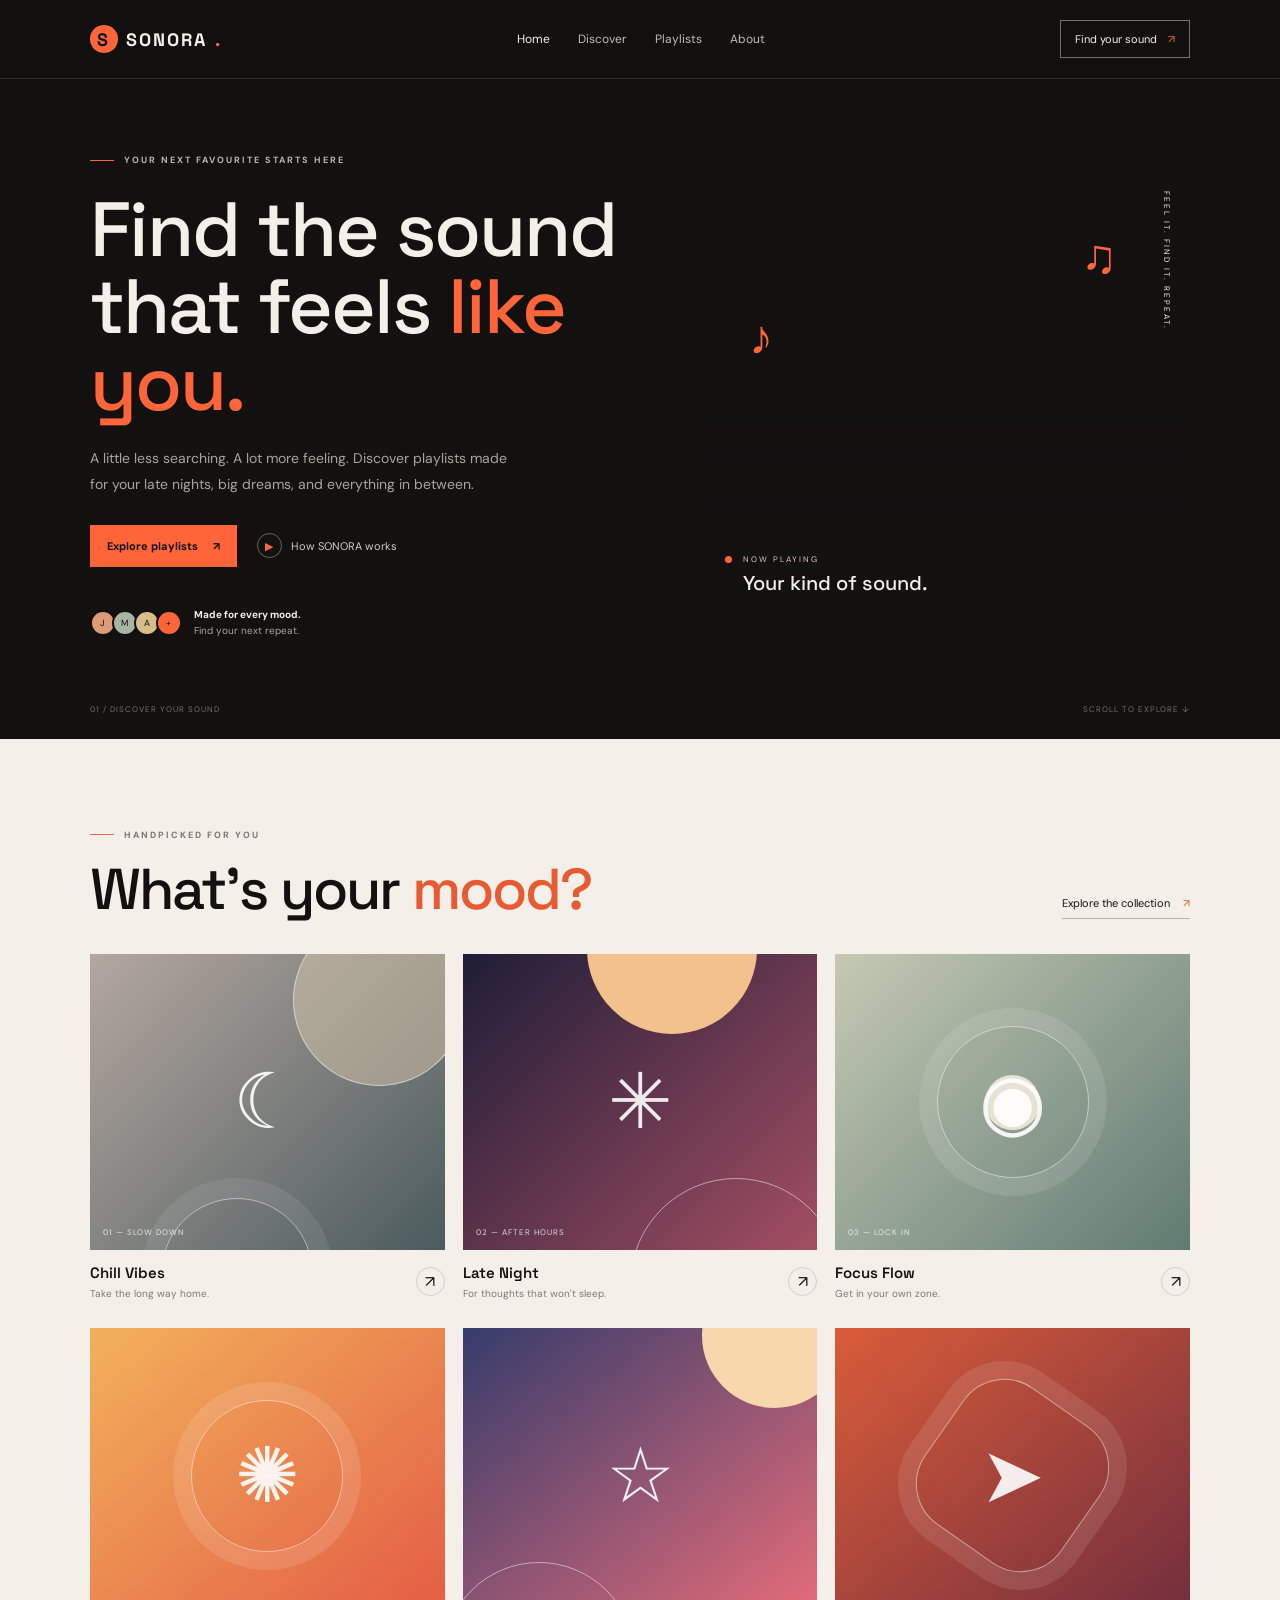
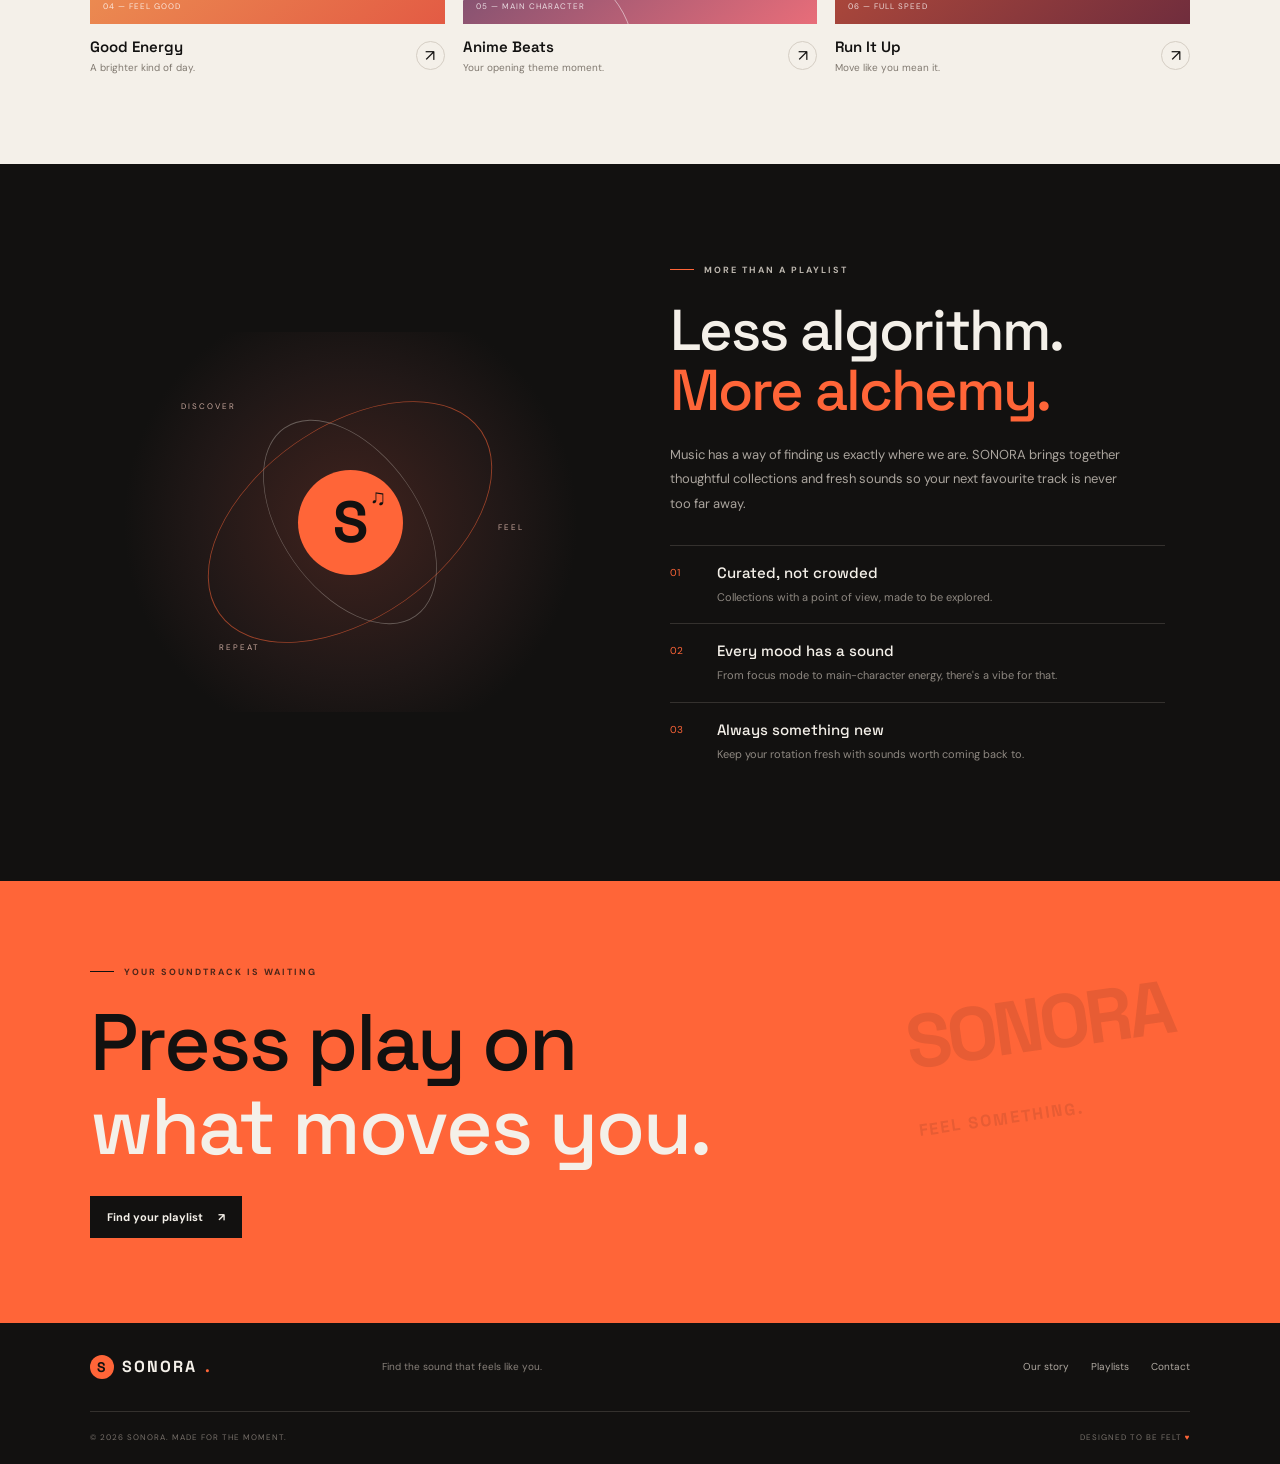
<file: WebDev-L1-LandingPage/index.html>
<!DOCTYPE html>
<html lang="en">
<head>
  <meta charset="UTF-8">
  <meta name="viewport" content="width=device-width, initial-scale=1.0">
  <meta name="description" content="Discover playlists for every mood with SONORA.">
  <title>SONORA — Find the Sound That Feels Like You</title>

  <link rel="preconnect" href="https://fonts.googleapis.com">
  <link rel="preconnect" href="https://fonts.gstatic.com" crossorigin>
  <link href="https://fonts.googleapis.com/css2?family=DM+Sans:wght@400;500;600;700&family=Space+Grotesk:wght@400;500;600;700&display=swap" rel="stylesheet">
  <link rel="stylesheet" href="style.css">
</head>
<body>
  <header class="site-header">
    <a class="brand" href="#home" aria-label="SONORA home">
      <span class="brand-mark">S</span>
      SONORA<span class="brand-dot">.</span>
    </a>

    <nav class="nav-links" aria-label="Main navigation">
      <a class="active" href="#home">Home</a>
      <a href="#discover">Discover</a>
      <a href="#playlists">Playlists</a>
      <a href="#about">About</a>
    </nav>

    <a class="header-cta" href="#playlists">Find your sound <span>↗</span></a>
  </header>

  <main>
    <section class="hero" id="home">
      <div class="hero-copy">
        <p class="eyebrow"><span class="eyebrow-line"></span> YOUR NEXT FAVOURITE STARTS HERE</p>
        <h1>Find the sound<br>that feels <em>like you.</em></h1>
        <p class="hero-description">
          A little less searching. A lot more feeling. Discover playlists made
          for your late nights, big dreams, and everything in between.
        </p>

        <div class="hero-actions">
          <a class="button button-primary" href="#playlists">Explore playlists <span>↗</span></a>
          <a class="text-link" href="#discover"><span class="play-icon">▶</span> How SONORA works</a>
        </div>

        <div class="hero-proof">
          <div class="avatar-stack" aria-hidden="true">
            <span>J</span><span>M</span><span>A</span><span>+</span>
          </div>
          <p><strong>Made for every mood.</strong><br>Find your next repeat.</p>
        </div>
      </div>

      <div class="hero-art" aria-label="Music listener enjoying the moment">
        <span class="floating-note note-one">♫</span>
        <span class="floating-note note-two">♪</span>
        <span class="vertical-label">FEEL IT. FIND IT. REPEAT.</span>
        <div class="art-caption">
          <span class="caption-pulse"></span>
          <span>NOW PLAYING</span>
          <strong>Your kind of sound.</strong>
        </div>
      </div>
    </section>

    <div class="hero-bottomline">
      <span>01 / DISCOVER YOUR SOUND</span>
      <span>SCROLL TO EXPLORE ↓</span>
    </div>

    <section class="playlists-section" id="playlists">
      <div class="section-heading">
        <div>
          <p class="eyebrow"><span class="eyebrow-line"></span> HANDPICKED FOR YOU</p>
          <h2>What's your <em>mood?</em></h2>
        </div>
        <a class="section-link" href="#discover">Explore the collection <span>↗</span></a>
      </div>

      <div class="playlist-grid">
        <a class="playlist-card" href="#discover">
          <div class="playlist-cover cover-chill">
            <span class="cover-symbol">☾</span>
            <span class="cover-tag">01 — SLOW DOWN</span>
          </div>
          <div class="card-meta">
            <div><h3>Chill Vibes</h3><p>Take the long way home.</p></div>
            <span class="card-arrow">↗</span>
          </div>
        </a>

        <a class="playlist-card" href="#discover">
          <div class="playlist-cover cover-night">
            <span class="cover-symbol">✳</span>
            <span class="cover-tag">02 — AFTER HOURS</span>
          </div>
          <div class="card-meta">
            <div><h3>Late Night</h3><p>For thoughts that won't sleep.</p></div>
            <span class="card-arrow">↗</span>
          </div>
        </a>

        <a class="playlist-card" href="#discover">
          <div class="playlist-cover cover-focus">
            <span class="cover-symbol">◉</span>
            <span class="cover-tag">03 — LOCK IN</span>
          </div>
          <div class="card-meta">
            <div><h3>Focus Flow</h3><p>Get in your own zone.</p></div>
            <span class="card-arrow">↗</span>
          </div>
        </a>

        <a class="playlist-card" href="#discover">
          <div class="playlist-cover cover-energy">
            <span class="cover-symbol">✺</span>
            <span class="cover-tag">04 — FEEL GOOD</span>
          </div>
          <div class="card-meta">
            <div><h3>Good Energy</h3><p>A brighter kind of day.</p></div>
            <span class="card-arrow">↗</span>
          </div>
        </a>

        <a class="playlist-card" href="#discover">
          <div class="playlist-cover cover-anime">
            <span class="cover-symbol">☆</span>
            <span class="cover-tag">05 — MAIN CHARACTER</span>
          </div>
          <div class="card-meta">
            <div><h3>Anime Beats</h3><p>Your opening theme moment.</p></div>
            <span class="card-arrow">↗</span>
          </div>
        </a>

        <a class="playlist-card" href="#discover">
          <div class="playlist-cover cover-run">
            <span class="cover-symbol">➤</span>
            <span class="cover-tag">06 — FULL SPEED</span>
          </div>
          <div class="card-meta">
            <div><h3>Run It Up</h3><p>Move like you mean it.</p></div>
            <span class="card-arrow">↗</span>
          </div>
        </a>
      </div>
    </section>

    <section class="discovery-section" id="discover">
      <div class="discovery-art" aria-hidden="true">
        <div class="orbit orbit-a"></div>
        <div class="orbit orbit-b"></div>
        <div class="orbit-core">S<span>♫</span></div>
        <span class="orbit-word word-a">DISCOVER</span>
        <span class="orbit-word word-b">FEEL</span>
        <span class="orbit-word word-c">REPEAT</span>
      </div>

      <div class="discovery-copy">
        <p class="eyebrow"><span class="eyebrow-line"></span> MORE THAN A PLAYLIST</p>
        <h2>Less algorithm.<br><em>More alchemy.</em></h2>
        <p>
          Music has a way of finding us exactly where we are. SONORA brings
          together thoughtful collections and fresh sounds so your next
          favourite track is never too far away.
        </p>

        <div class="feature-list">
          <div class="feature-item">
            <span class="feature-number">01</span>
            <div><h3>Curated, not crowded</h3><p>Collections with a point of view, made to be explored.</p></div>
          </div>
          <div class="feature-item">
            <span class="feature-number">02</span>
            <div><h3>Every mood has a sound</h3><p>From focus mode to main-character energy, there's a vibe for that.</p></div>
          </div>
          <div class="feature-item">
            <span class="feature-number">03</span>
            <div><h3>Always something new</h3><p>Keep your rotation fresh with sounds worth coming back to.</p></div>
          </div>
        </div>
      </div>
    </section>

    <section class="closing-cta" id="about">
      <p class="eyebrow"><span class="eyebrow-line"></span> YOUR SOUNDTRACK IS WAITING</p>
      <h2>Press play on<br><em>what moves you.</em></h2>
      <a class="button button-light" href="#playlists">Find your playlist <span>↗</span></a>
      <div class="cta-decoration">SONORA<br><span>FEEL SOMETHING.</span></div>
    </section>
  </main>

  <footer class="site-footer">
    <a class="brand footer-brand" href="#home">
      <span class="brand-mark">S</span>
      SONORA<span class="brand-dot">.</span>
    </a>
    <p>Find the sound that feels like you.</p>
    <div class="footer-links">
      <a href="#discover">Our story</a>
      <a href="#playlists">Playlists</a>
      <a href="mailto:hello@sonora.example">Contact</a>
    </div>
    <div class="footer-bottom">
      <span>© 2026 SONORA. MADE FOR THE MOMENT.</span>
      <span>DESIGNED TO BE FELT <span class="orange">♥</span></span>
    </div>
  </footer>

</body>
</html>
</file>
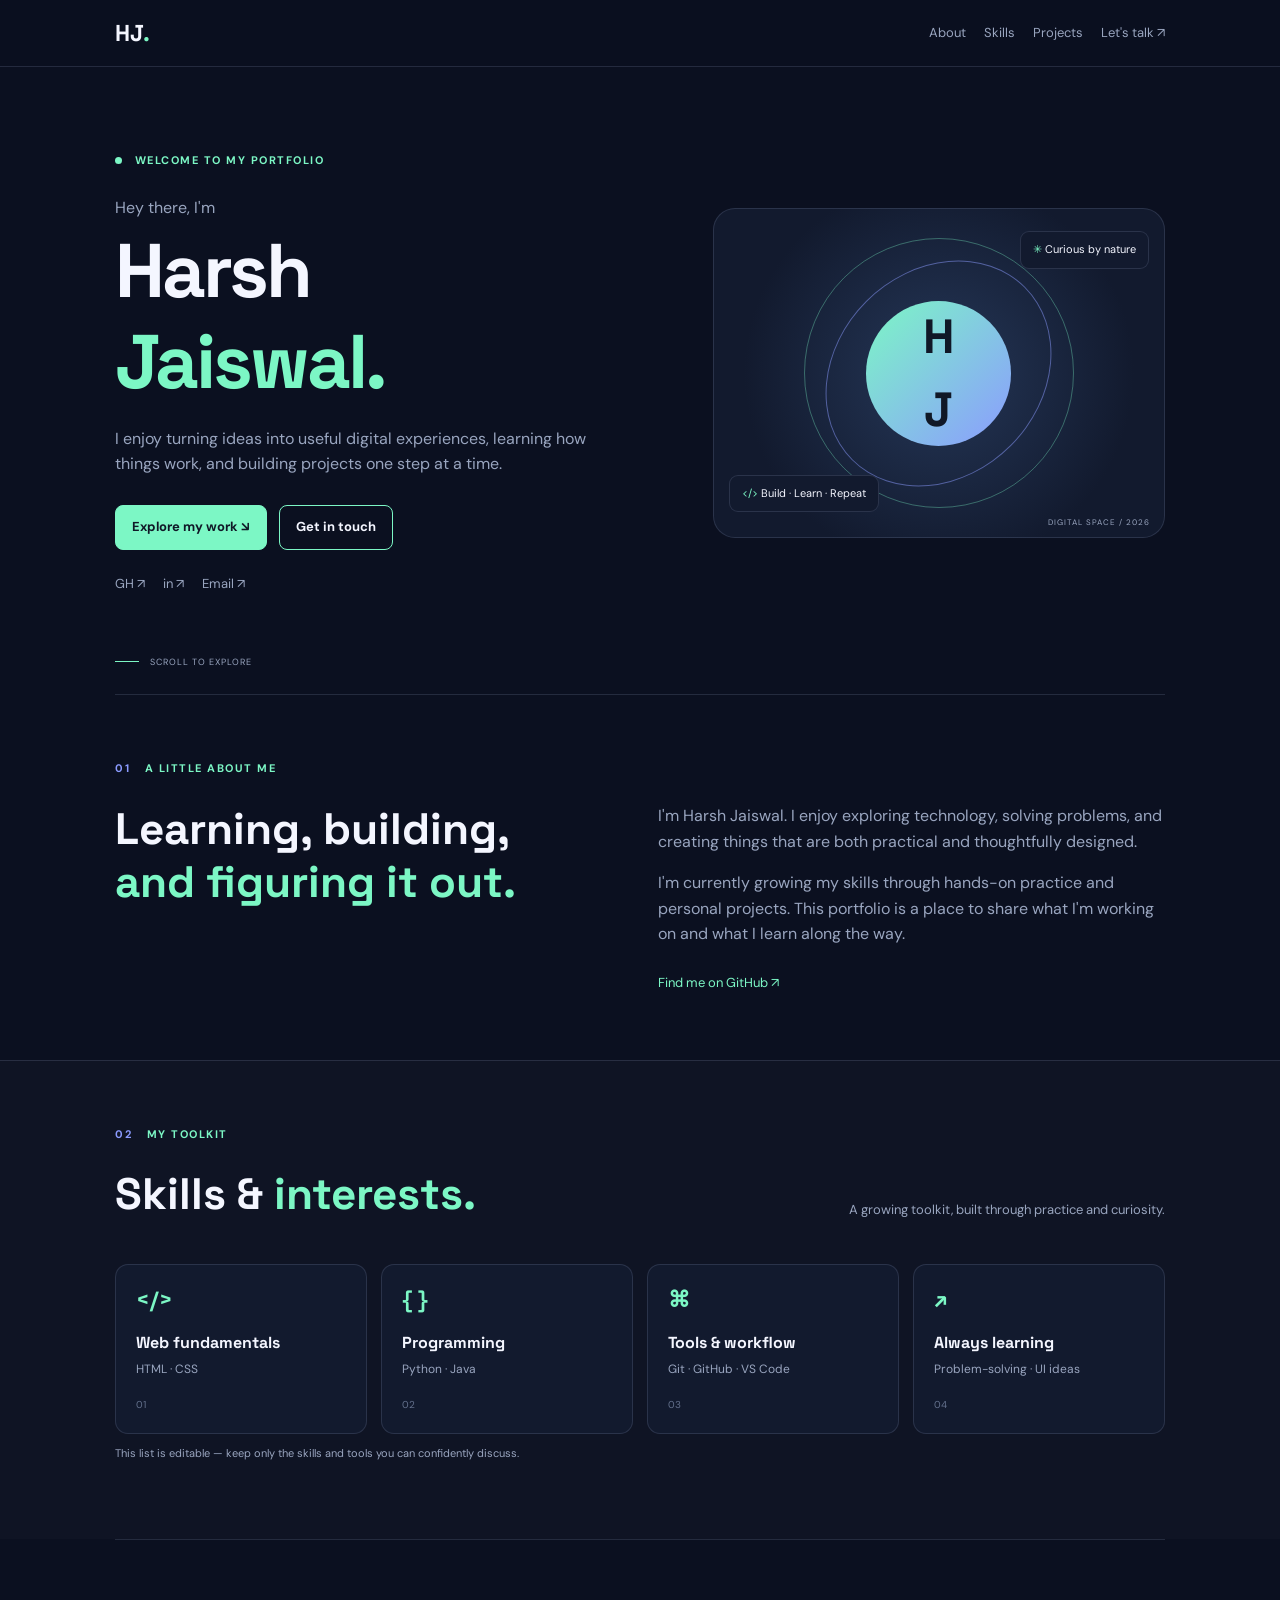
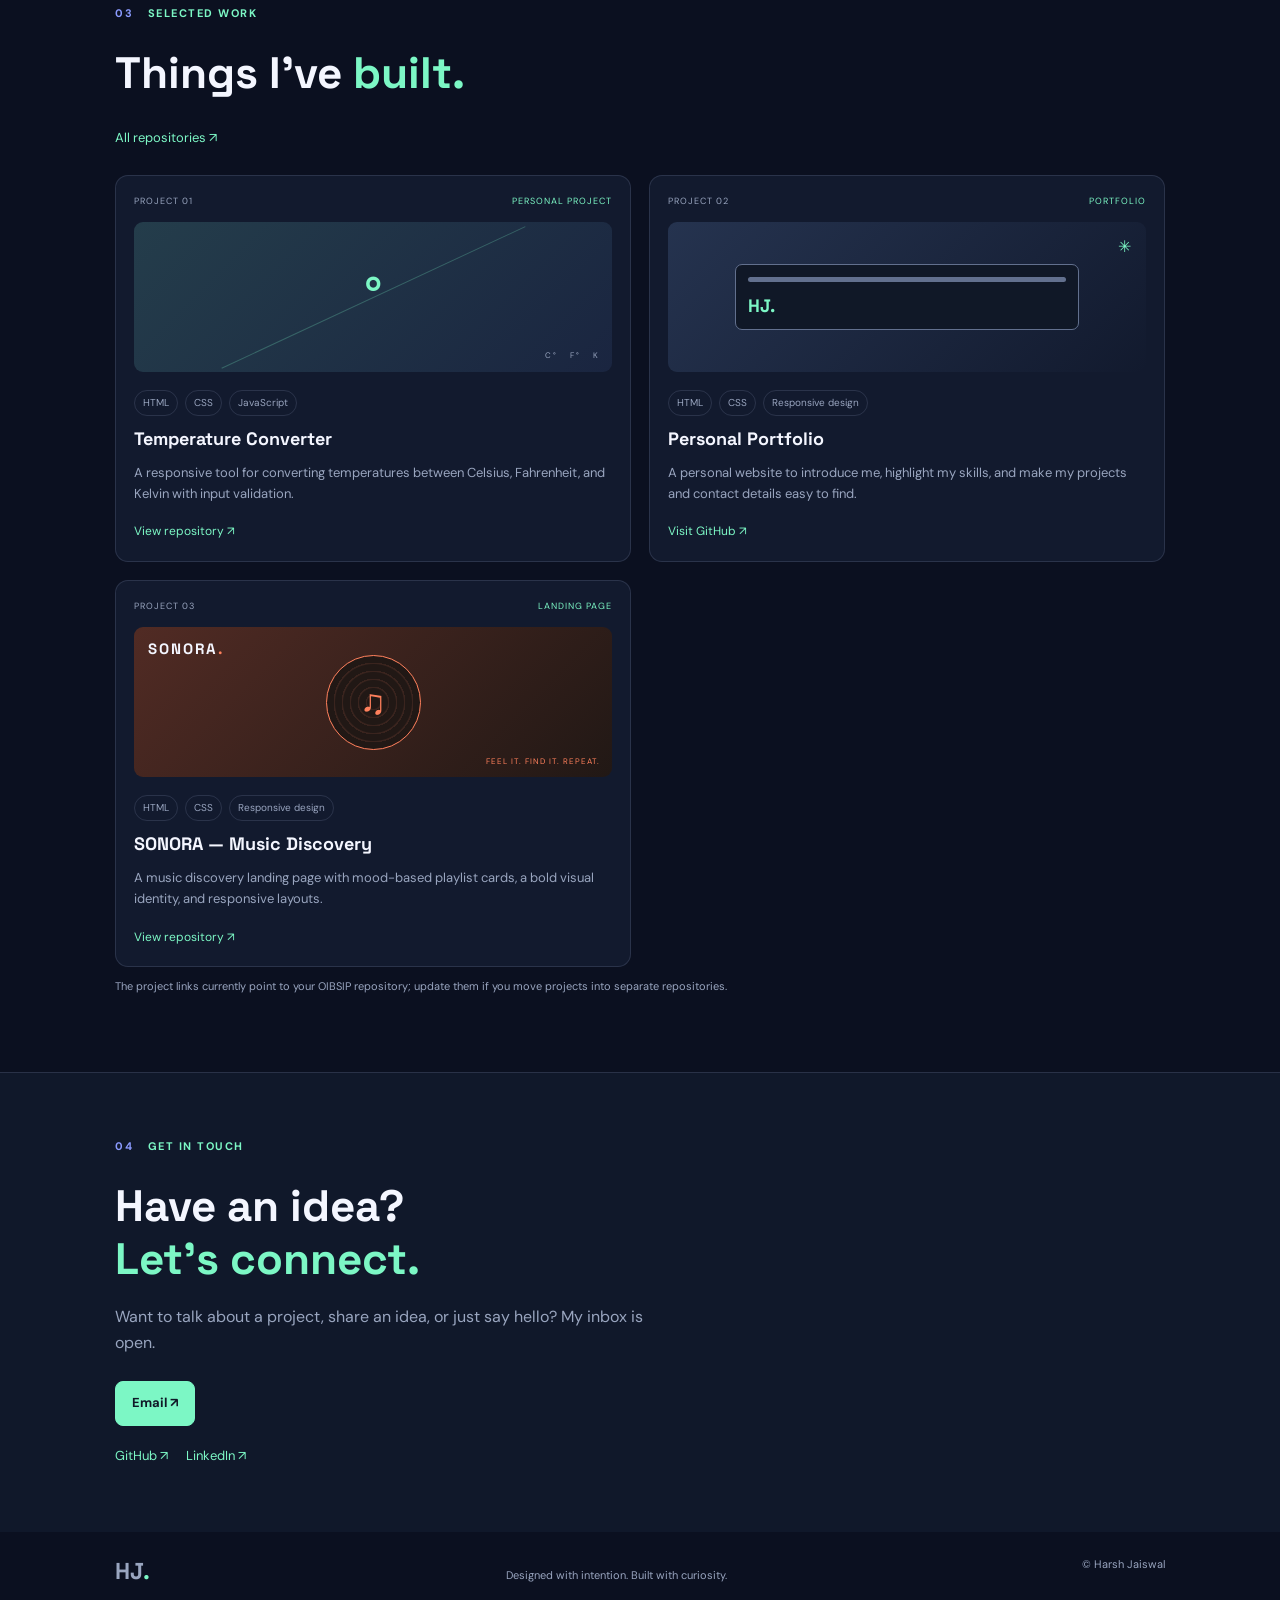
<file: WebDev-L1-PersonalPortfolio/index.html>
<!DOCTYPE html>
<html lang="en">
    <head>
        <meta charset="UTF-8">
        <meta name="viewport" content="width=device-width, initial-scale=1.0">
        <meta name="theme-color" content="#10131c">
        <meta name="description" content="Harsh Jaiswal's personal portfolio — projects, skills, and ways to connect.">
        <title>Harsh Jaiswal — Portfolio</title>

        <link rel="preconnect" href="https://fonts.googleapis.com">
        <link rel="preconnect" href="https://fonts.gstatic.com" crossorigin>
        <link href="https://fonts.googleapis.com/css2?family=DM+Sans:wght@400;500;600;700&family=Space+Grotesk:wght@400;500;600;700&display=swap" rel="stylesheet">
        <link rel="stylesheet" href="style.css">
    </head>
    <body>
        <div class="background-glow glow-one"></div>
        <div class="background-glow glow-two"></div>

        <header class="site-header">
            <nav class="navbar container" aria-label="Main navigation">
                <a class="logo" href="#home" aria-label="Harsh Jaiswal home">HJ<span>.</span></a>
                <div class="nav-links" id="nav-links">
                    <a href="#about">About</a>
                    <a href="#skills">Skills</a>
                    <a href="#projects">Projects</a>
                    <a href="#contact" class="nav-contact">Let's talk <span>↗</span></a>
                </div>
            </nav>
        </header>

        <main>
            <section class="hero container" id="home">
                <div class="hero-copy">
                    <div class="availability"><span class="pulse-dot"></span> WELCOME TO MY PORTFOLIO</div>
                    <p class="hero-pretitle">Hey there, I'm</p>
                    <h1>Harsh<br><span>Jaiswal.</span></h1>
                    <p class="hero-description">
                        I enjoy turning ideas into useful digital experiences, learning how things work,
                        and building projects one step at a time.
                    </p>

                    <div class="hero-actions">
                        <a class="button button-primary" href="#projects">Explore my work <span>↘</span></a>
                        <a class="button button-secondary" href="mailto:harshjaiswal150707@gmail.com">Get in touch</a>
                    </div>

                    <div class="social-links" aria-label="Social links">
                        <a href="https://github.com/harshcreator15" target="_blank" rel="noopener noreferrer" aria-label="GitHub profile">GH <span>↗</span></a>
                        <a href="https://www.linkedin.com/in/harsh-jaiswal-0b839b43b/" target="_blank" rel="noopener noreferrer" aria-label="LinkedIn profile">in <span>↗</span></a>
                        <a href="mailto:harshjaiswal150707@gmail.com" aria-label="Send email">Email <span>↗</span></a>
                    </div>
                </div>

                <div class="hero-visual" aria-label="Decorative portfolio graphic">
                    <div class="orbit orbit-outer"></div>
                    <div class="orbit orbit-inner"></div>
                    <div class="hero-monogram">H<span>J</span></div>
                    <div class="floating-card card-top"><span class="tiny-icon">✳</span> Curious by nature</div>
                    <div class="floating-card card-bottom"><span class="code-mark">&lt;/&gt;</span> Build · Learn · Repeat</div>
                    <div class="visual-caption">DIGITAL SPACE / 2026</div>
                </div>

                <a class="scroll-cue" href="#about"><span class="scroll-line"></span> SCROLL TO EXPLORE</a>
            </section>

            <section class="section container" id="about">
                <div class="section-label"><span>01</span> A LITTLE ABOUT ME</div>
                <div class="about-layout">
                    <h2>Learning, building,<br><span>and figuring it out.</span></h2>
                    <div class="about-copy">
                        <p>
                            I'm Harsh Jaiswal. I enjoy exploring technology, solving problems, and creating
                            things that are both practical and thoughtfully designed.
                        </p>
                        <p>
                            I'm currently growing my skills through hands-on practice and personal projects.
                            This portfolio is a place to share what I'm working on and what I learn along the way.
                        </p>
                        <a class="text-link" href="https://github.com/harshcreator15" target="_blank" rel="noopener noreferrer">
                            Find me on GitHub <span>↗</span>
                        </a>
                    </div>
                </div>
            </section>

            <section class="section skills-section" id="skills">
                <div class="container">
                    <div class="section-label"><span>02</span> MY TOOLKIT</div>
                    <div class="skills-heading">
                        <h2>Skills &amp; <span>interests.</span></h2>
                        <p>A growing toolkit, built through practice and curiosity.</p>
                    </div>

                    <div class="skill-grid">
                        <article class="skill-card">
                            <div class="skill-icon">&lt;/&gt;</div>
                            <h3>Web fundamentals</h3>
                            <p>HTML · CSS</p>
                            <span class="skill-index">01</span>
                        </article>
                        <article class="skill-card">
                            <div class="skill-icon">{ }</div>
                            <h3>Programming</h3>
                            <p>Python · Java</p>
                            <span class="skill-index">02</span>
                        </article>
                        <article class="skill-card">
                            <div class="skill-icon">⌘</div>
                            <h3>Tools &amp; workflow</h3>
                            <p>Git · GitHub · VS Code</p>
                            <span class="skill-index">03</span>
                        </article>
                        <article class="skill-card">
                            <div class="skill-icon">↗</div>
                            <h3>Always learning</h3>
                            <p>Problem-solving · UI ideas</p>
                            <span class="skill-index">04</span>
                        </article>
                    </div>
                    <p class="skills-note">This list is editable — keep only the skills and tools you can confidently discuss.</p>
                </div>
            </section>

            <section class="section container" id="projects">
                <div class="section-label"><span>03</span> SELECTED WORK</div>
                <div class="projects-heading">
                    <h2>Things I've <span>built.</span></h2>
                    <a class="text-link" href="https://github.com/harshcreator15" target="_blank" rel="noopener noreferrer">All repositories <span>↗</span></a>
                </div>

                <div class="project-grid">
                    <article class="project-card project-featured">
                        <div class="project-topline"><span>PROJECT 01</span><span class="project-status">PERSONAL PROJECT</span></div>
                        <div class="project-art temperature-art">
                            <div class="thermo-symbol">°</div>
                            <div class="temperature-lines"><span></span><span></span><span></span></div>
                            <div class="temperature-label">C° &nbsp; F° &nbsp; K</div>
                        </div>
                        <div class="project-content">
                            <div class="project-tags"><span>HTML</span><span>CSS</span><span>JavaScript</span></div>
                            <h3>Temperature Converter</h3>
                            <p>A responsive tool for converting temperatures between Celsius, Fahrenheit, and Kelvin with input validation.</p>
                            <a class="project-link" href="https://github.com/harshcreator15/OIBSIP" target="_blank" rel="noopener noreferrer">View repository <span>↗</span></a>
                        </div>
                    </article>

                    <article class="project-card">
                        <div class="project-topline"><span>PROJECT 02</span><span class="project-status">PORTFOLIO</span></div>
                        <div class="project-art portfolio-art">
                            <div class="mini-window">
                                <div class="mini-window-bar"><i></i><i></i><i></i></div>
                                <div class="mini-window-body"><span class="mini-title"></span><span></span><span></span><b>HJ.</b></div>
                            </div>
                            <div class="art-spark">✳</div>
                        </div>
                        <div class="project-content">
                            <div class="project-tags"><span>HTML</span><span>CSS</span><span>Responsive design</span></div>
                            <h3>Personal Portfolio</h3>
                            <p>A personal website to introduce me, highlight my skills, and make my projects and contact details easy to find.</p>
                            <a class="project-link" href="https://github.com/harshcreator15" target="_blank" rel="noopener noreferrer">Visit GitHub <span>↗</span></a>
                        </div>
                    </article>

                    <article class="project-card">
                        <div class="project-topline">
                            <span>PROJECT 03</span>
                            <span class="project-status">LANDING PAGE</span>
                        </div>
                        <div class="project-art sonora-art">
                            <div class="sonora-disc">
                                <span>♫</span>
                            </div>
                            <div class="sonora-wordmark">SONORA<span>.</span></div>
                            <div class="sonora-caption">FEEL IT. FIND IT. REPEAT.</div>
                        </div>
                        <div class="project-content">
                            <div class="project-tags">
                                <span>HTML</span>
                                <span>CSS</span>
                                <span>Responsive design</span>
                            </div>
                            <h3>SONORA — Music Discovery</h3>
                            <p>A music discovery landing page with mood-based playlist cards, a bold visual identity, and responsive layouts.</p>
                            <a class="project-link" href="https://github.com/harshcreator15/OIBSIP" target="_blank" rel="noopener noreferrer">
                                View repository <span>↗</span>
                            </a>
                        </div>
                    </article>

                </div>
                <p class="project-disclaimer">The project links currently point to your OIBSIP repository; update them if you move projects into separate repositories.</p>
            </section>

            <section class="contact-section" id="contact">
                <div class="container contact-inner">
                    <div class="section-label"><span>04</span> GET IN TOUCH</div>
                    <h2>Have an idea?<br><span>Let's connect.</span></h2>
                    <p>Want to talk about a project, share an idea, or just say hello? My inbox is open.</p>
                    <a class="button button-primary contact-button" href="https://mail.google.com/mail/?view=cm&fs=1&to=harshjaiswal150707%40gmail.com" target="_blank" rel="noopener noreferrer">
                        Email <span>↗</span>
                    </a>
                    <div class="contact-socials">
                        <a href="https://github.com/harshcreator15" target="_blank" rel="noopener noreferrer">GitHub ↗</a>
                        <a href="https://www.linkedin.com/in/harsh-jaiswal-0b839b43b/" target="_blank" rel="noopener noreferrer">LinkedIn ↗</a>
                    </div>
                </div>
            </section>
        </main>

        <footer class="site-footer container">
            <a class="logo" href="#home">HJ<span>.</span></a>
            <p>Designed with intention. Built with curiosity.</p>
            <span>© <span id="year"></span> Harsh Jaiswal</span>
        </footer>
    </body>
</html>
</file>
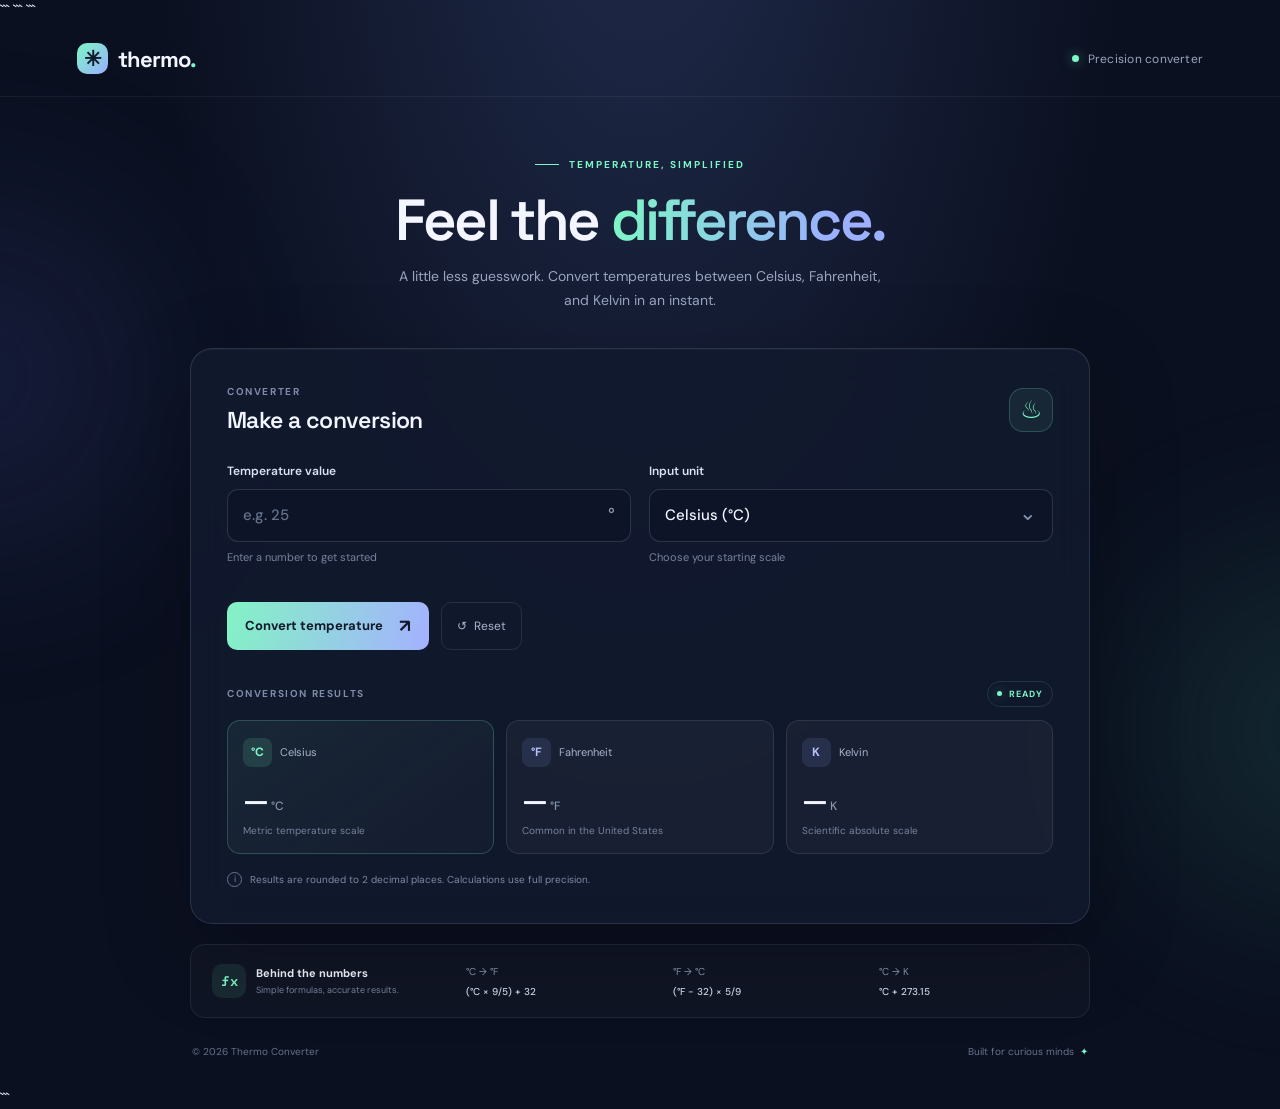
<file: WebDev-L1-TemperatureConverterWebsite/index.html>
<!DOCTYPE html>

<html lang="en">
<head>
    <meta charset="UTF-8">
    <meta name="viewport" content="width=device-width, initial-scale=1.0">
    <meta name="theme-color" content="#101827">

```
<title>Thermo — Temperature Converter</title>

<!-- Google Fonts -->
<link rel="preconnect" href="https://fonts.googleapis.com">
<link rel="preconnect" href="https://fonts.gstatic.com" crossorigin>
<link
    href="https://fonts.googleapis.com/css2?family=DM+Sans:wght@400;500;600;700&family=Space+Grotesk:wght@400;500;600;700&display=swap"
    rel="stylesheet"
>

<!-- CSS Stylesheet -->
<link rel="stylesheet" href="style.css">

<!-- JavaScript -->
<script src="script.js" defer></script>
```

</head>

<body>
    <!-- Background Effects -->
    <div class="ambient ambient-one"></div>
    <div class="ambient ambient-two"></div>

```
<!-- Header -->
<header class="topbar">
    <a class="brand" href="#" aria-label="Thermo home">
        <span class="brand-mark" aria-hidden="true">✳</span>
        <span>thermo<span class="brand-period">.</span></span>
    </a>

    <div class="topbar-right">
        <span class="status-dot"></span>
        <span>Precision converter</span>
    </div>
</header>

<!-- Main Content -->
<main class="page-shell">

    <!-- Introduction -->
    <section class="intro">
        <div class="eyebrow">
            <span class="eyebrow-line"></span>
            TEMPERATURE, SIMPLIFIED
        </div>

        <h1>
            Feel the
            <span class="gradient-text">difference.</span>
        </h1>

        <p class="intro-copy">
            A little less guesswork. Convert temperatures between
            Celsius, Fahrenheit, and Kelvin in an instant.
        </p>
    </section>

    <!-- Temperature Converter -->
    <section class="converter-card" aria-labelledby="converter-title">

        <div class="card-heading">
            <div>
                <div class="card-kicker">CONVERTER</div>
                <h2 id="converter-title">Make a conversion</h2>
            </div>

            <div class="thermometer-icon" aria-hidden="true">♨</div>
        </div>

        <!-- Converter Form -->
        <form id="converter-form" novalidate>

            <div class="field-grid">

                <!-- Temperature Input -->
                <div class="field-group">
                    <label for="temperature">Temperature value</label>

                    <div class="input-wrap">
                        <input
                            id="temperature"
                            name="temperature"
                            type="number"
                            inputmode="decimal"
                            step="any"
                            placeholder="e.g. 25"
                            autocomplete="off"
                            aria-describedby="input-error"
                        >

                        <span class="input-symbol">°</span>
                    </div>

                    <p class="field-hint">
                        Enter a number to get started
                    </p>
                </div>

                <!-- Unit Selection -->
                <div class="field-group">
                    <label for="input-unit">Input unit</label>

                    <div class="select-wrap">
                        <select id="input-unit" name="input-unit">
                            <option value="C">Celsius (°C)</option>
                            <option value="F">Fahrenheit (°F)</option>
                            <option value="K">Kelvin (K)</option>
                        </select>

                        <span class="select-arrow" aria-hidden="true">
                            ⌄
                        </span>
                    </div>

                    <p class="field-hint">
                        Choose your starting scale
                    </p>
                </div>

            </div>

            <!-- Validation Error -->
            <div
                class="error-message"
                id="input-error"
                role="alert"
                aria-live="polite"
            ></div>

            <!-- Action Buttons -->
            <div class="form-actions">
                <button class="convert-button" type="submit">
                    <span>Convert temperature</span>
                    <span class="button-arrow" aria-hidden="true">↗</span>
                </button>

                <button
                    class="reset-button"
                    type="button"
                    id="reset-button"
                    aria-label="Reset converter"
                >
                    ↺ <span>Reset</span>
                </button>
            </div>

        </form>

        <!-- Conversion Results -->
        <div class="results-heading">
            <span class="results-label">CONVERSION RESULTS</span>

            <span class="live-badge">
                <span></span>
                READY
            </span>
        </div>

        <div class="results-grid" id="results" aria-live="polite">

            <!-- Celsius Result -->
            <article class="result-card featured" data-unit="C">
                <div class="result-top">
                    <span class="unit-icon">°C</span>
                    <span class="result-name">Celsius</span>
                </div>

                <div class="result-value" id="result-C">
                    —<small> °C</small>
                </div>

                <div class="result-note" id="note-C">
                    Metric temperature scale
                </div>
            </article>

            <!-- Fahrenheit Result -->
            <article class="result-card" data-unit="F">
                <div class="result-top">
                    <span class="unit-icon">°F</span>
                    <span class="result-name">Fahrenheit</span>
                </div>

                <div class="result-value" id="result-F">
                    —<small> °F</small>
                </div>

                <div class="result-note" id="note-F">
                    Common in the United States
                </div>
            </article>

            <!-- Kelvin Result -->
            <article class="result-card" data-unit="K">
                <div class="result-top">
                    <span class="unit-icon">K</span>
                    <span class="result-name">Kelvin</span>
                </div>

                <div class="result-value" id="result-K">
                    —<small> K</small>
                </div>

                <div class="result-note" id="note-K">
                    Scientific absolute scale
                </div>
            </article>

        </div>

        <!-- Results Information -->
        <div class="result-footer">
            <span class="info-icon">i</span>
            <span>
                Results are rounded to 2 decimal places.
                Calculations use full precision.
            </span>
        </div>

    </section>

    <!-- Conversion Formulas -->
    <section class="formula-strip" aria-label="Conversion formulas">

        <div class="formula-title">
            <span class="formula-symbol">ƒx</span>

            <div>
                <strong>Behind the numbers</strong>
                <span>Simple formulas, accurate results.</span>
            </div>
        </div>

        <div class="formula-item">
            <span>°C → °F</span>
            <code>(°C × 9/5) + 32</code>
        </div>

        <div class="formula-item">
            <span>°F → °C</span>
            <code>(°F − 32) × 5/9</code>
        </div>

        <div class="formula-item">
            <span>°C → K</span>
            <code>°C + 273.15</code>
        </div>

    </section>

    <!-- Footer -->
    <footer class="footer">
        <span>
            © <span id="year"></span> Thermo Converter
        </span>

        <span>
            Built for curious minds
            <span class="footer-spark">✦</span>
        </span>
    </footer>

</main>
```

</body>
</html>
</file>
<file: WebDev-L1-LandingPage/style.css>
/* SONORA — Beginner-friendly landing page styles */
/* 1. Colours and fonts */
:root {
  --dark: #121110;
  --light: #f4f0e9;
  --orange: #ff6538;
  --muted: #aaa49d;
  --heading-font: "Space Grotesk", sans-serif;
  --body-font: "DM Sans", sans-serif;
}
* { box-sizing: border-box; }
html { scroll-behavior: smooth; scroll-padding-top: 80px; }
body {
  margin: 0;
  background: var(--dark);
  color: var(--light);
  font-family: var(--body-font);
}
a { color: inherit; text-decoration: none; }
h1,
h2,
h3,
p { margin-top: 0; }
/* 2. Header and navigation */
.site-header {
  position: sticky;
  top: 0;
  z-index: 10;
  display: flex;
  align-items: center;
  justify-content: space-between;
  gap: 24px;
  padding: 20px 7%;
  background: rgba(18, 17, 16, 0.95);
  border-bottom: 1px solid #34312e;
}
.brand {
  display: flex;
  align-items: center;
  gap: 8px;
  font: 700 18px var(--heading-font);
  letter-spacing: 2px;
}
.brand-mark {
  display: grid;
  place-items: center;
  width: 28px;
  height: 28px;
  border-radius: 50%;
  background: var(--orange);
  color: var(--dark);
}
.brand-dot { color: var(--orange); }
.nav-links {
  display: flex;
  gap: 28px;
  color: #c2bcb5;
  font-size: 12px;
}
.nav-links a:hover,
.nav-links .active { color: var(--light); }
.header-cta { padding: 11px 14px; border: 1px solid #77706a; font-size: 11px; }
.header-cta span { margin-left: 8px; color: var(--orange); }
/* 3. Hero section */
.hero {
  display: grid;
  grid-template-columns: 1fr 0.9fr;
  align-items: center;
  gap: 6%;
  min-height: 620px;
  padding: 75px 7% 65px;
}
.eyebrow {
  display: flex;
  align-items: center;
  gap: 10px;
  color: #bcb6ae;
  font-size: 9px;
  font-weight: 700;
  letter-spacing: 2px;
}
.eyebrow-line { width: 24px; height: 1px; background: var(--orange); }
h1,
h2 { font-family: var(--heading-font); font-weight: 500; letter-spacing: -2px; }
h1 { margin: 25px 0; font-size: clamp(44px, 6vw, 78px); line-height: 1; }
h1 em,
h2 em { color: var(--orange); font-style: normal; }
.hero-description {
  max-width: 420px;
  color: var(--muted);
  font-size: 14px;
  line-height: 1.8;
}
.hero-actions {
  display: flex;
  align-items: center;
  flex-wrap: wrap;
  gap: 20px;
  margin-top: 28px;
}
.button {
  display: inline-block;
  padding: 14px 17px;
  font-size: 11px;
  font-weight: 700;
  transition: transform 0.2s, background 0.2s;
}
.button:hover { transform: translateY(-3px); }
.button-primary { background: var(--orange); color: var(--dark); }
.button-primary:hover { background: #ff805c; }
.button span { margin-left: 12px; }
.text-link { color: #d2ccc4; font-size: 11px; }
.play-icon {
  display: inline-grid;
  place-items: center;
  width: 25px;
  height: 25px;
  margin-right: 6px;
  border: 1px solid #68615a;
  border-radius: 50%;
  color: var(--orange);
}
.hero-proof {
  display: flex;
  align-items: center;
  gap: 12px;
  margin-top: 40px;
  color: var(--muted);
  font-size: 10px;
  line-height: 1.6;
}
.hero-proof p { margin: 0; }
.hero-proof strong { color: var(--light); }
.avatar-stack { display: flex; padding-left: 4px; }
.avatar-stack span {
  display: grid;
  place-items: center;
  width: 26px;
  height: 26px;
  margin-left: -4px;
  border: 2px solid var(--dark);
  border-radius: 50%;
  background: #df9a76;
  color: var(--dark);
  font-size: 9px;
}
.avatar-stack span:nth-child(2) { background: #a9b5a3; }
.avatar-stack span:nth-child(3) { background: #d7bd8a; }
.avatar-stack span:nth-child(4) { background: var(--orange); }
.hero-art {
  position: relative;
  min-height: 450px;
  overflow: hidden;
  background:
    linear-gradient(to bottom, transparent 45%, rgba(18, 17, 16, 0.75)),
    url("https://images.unsplash.com/photo-1516280440614-37939bbacd81?auto=format&fit=crop&w=1200&q=85")
      center / cover;
}
.floating-note { position: absolute; color: var(--orange); font-size: 48px; }
.note-one { top: 12%; right: 15%; }
.note-two { top: 30%; left: 10%; }
.art-caption {
  position: absolute;
  bottom: 25px;
  left: 25px;
  display: grid;
  grid-template-columns: 8px auto;
  gap: 6px 10px;
  align-items: center;
}
.caption-pulse {
  width: 7px;
  height: 7px;
  border-radius: 50%;
  background: var(--orange);
}
.art-caption span:nth-child(2) { color: #e4c7b9; font-size: 8px; letter-spacing: 2px; }
.art-caption strong { grid-column: 2; font: 500 20px var(--heading-font); }
.vertical-label {
  position: absolute;
  top: 20px;
  right: 18px;
  font-size: 8px;
  letter-spacing: 2px;
  writing-mode: vertical-rl;
}
.hero-bottomline {
  display: flex;
  justify-content: space-between;
  padding: 0 7% 25px;
  color: #77706a;
  font-size: 8px;
  letter-spacing: 1px;
}
/* 4. Playlist cards */
.playlists-section { padding: 90px 7%; background: var(--light); color: var(--dark); }
.section-heading {
  display: flex;
  align-items: end;
  justify-content: space-between;
  gap: 20px;
  margin-bottom: 35px;
}
.section-heading .eyebrow { color: #7d766e; }
h2 { margin: 18px 0 0; font-size: clamp(36px, 4.5vw, 58px); line-height: 1.05; }
.section-heading h2 em { color: #e85b32; }
.section-link {
  padding-bottom: 8px;
  border-bottom: 1px solid #b9b1a7;
  font-size: 11px;
  white-space: nowrap;
}
.section-link span { margin-left: 10px; color: #e85b32; }
.playlist-grid { display: grid; grid-template-columns: repeat(3, minmax(0, 1fr)); gap: 28px 18px; }
.playlist-card { min-width: 0; }
.playlist-cover {
  position: relative;
  display: grid;
  place-items: center;
  aspect-ratio: 1.2 / 1;
  overflow: hidden;
  transition: transform 0.2s;
}
.playlist-card:hover .playlist-cover { transform: translateY(-4px); }
.playlist-cover::before,
.playlist-cover::after {
  position: absolute;
  content: "";
  border: 1px solid rgba(255, 255, 255, 0.5);
  border-radius: 50%;
}
.cover-symbol { z-index: 1; color: rgba(255, 255, 255, 0.9); font-size: clamp(48px, 6vw, 80px); }
.cover-tag {
  position: absolute;
  bottom: 13px;
  left: 13px;
  z-index: 1;
  color: rgba(255, 255, 255, 0.8);
  font-size: 8px;
  letter-spacing: 1px;
}
.cover-chill { background: linear-gradient(135deg, #b4a7a0, #4b5b5e); }
.cover-chill::before {
  width: 170px;
  height: 170px;
  top: -40px;
  right: -20px;
  background: rgba(214, 198, 169, 0.5);
}
.cover-chill::after {
  width: 150px;
  height: 150px;
  bottom: -100px;
  left: 20%;
  box-shadow: 0 0 0 20px rgba(255, 255, 255, 0.08);
}
.cover-night { background: linear-gradient(135deg, #1e1d37, #a34e62); }
.cover-night::before {
  width: 170px;
  height: 170px;
  top: -90px;
  left: 35%;
  background: #f3c18b;
  border: 0;
}
.cover-night::after {
  width: 210px;
  height: 210px;
  right: -25px;
  bottom: -140px;
}
.cover-focus { background: linear-gradient(135deg, #c5c9b4, #607b72); }
.cover-focus::before { width: 150px; height: 150px; box-shadow: 0 0 0 18px rgba(255, 255, 255, 0.1); }
.cover-focus::after {
  width: 55px;
  height: 55px;
  background: #e7e2d4;
  border: 0;
}
.cover-energy { background: linear-gradient(140deg, #f2b15b, #e35b44); }
.cover-energy::before { width: 150px; height: 150px; box-shadow: 0 0 0 18px rgba(255, 255, 255, 0.12); }
.cover-anime { background: linear-gradient(140deg, #353c6b, #e86d79); }
.cover-anime::before {
  width: 145px;
  height: 145px;
  top: -65px;
  right: -30px;
  background: #f6d8ac;
  border: 0;
}
.cover-anime::after {
  width: 190px;
  height: 190px;
  bottom: -130px;
  left: -20px;
}
.cover-run { background: linear-gradient(140deg, #d95c39, #702d3d); }
.cover-run::before {
  width: 165px;
  height: 165px;
  border-radius: 30%;
  transform: rotate(35deg);
  box-shadow: 0 0 0 18px rgba(255, 255, 255, 0.1);
}
.card-meta {
  display: flex;
  align-items: center;
  justify-content: space-between;
  padding-top: 13px;
}
.card-meta h3 { margin-bottom: 5px; font: 600 15px var(--heading-font); }
.card-meta p { margin: 0; color: #807970; font-size: 10px; }
.card-arrow {
  display: grid;
  place-items: center;
  width: 29px;
  height: 29px;
  border: 1px solid #d5cec4;
  border-radius: 50%;
  transition: background 0.2s, color 0.2s;
}
.playlist-card:hover .card-arrow { background: var(--dark); color: var(--light); }
/* 5. Discovery and features */
.discovery-section {
  display: grid;
  grid-template-columns: 0.95fr 1fr;
  align-items: center;
  gap: 8%;
  padding: 100px 9%;
}
.discovery-art {
  position: relative;
  display: grid;
  place-items: center;
  min-height: 380px;
  overflow: hidden;
  background: radial-gradient(circle, #41231e, #211817 50%, var(--dark) 75%);
}
.orbit {
  position: absolute;
  width: 280px;
  height: 280px;
  border: 1px solid rgba(255, 101, 56, 0.55);
  border-radius: 50%;
  transform: rotate(-35deg) scaleY(0.6);
}
.orbit-a { width: 320px; height: 320px; }
.orbit-b {
  width: 230px;
  height: 230px;
  transform: rotate(55deg) scaleY(0.6);
  border-color: rgba(244, 240, 233, 0.3);
}
.orbit-core {
  position: relative;
  display: grid;
  place-items: center;
  width: 105px;
  height: 105px;
  border-radius: 50%;
  background: var(--orange);
  color: var(--dark);
  font: 700 58px var(--heading-font);
}
.orbit-core span {
  position: absolute;
  top: 13px;
  right: 17px;
  font-size: 22px;
}
.orbit-word {
  position: absolute;
  color: #c6a79c;
  font-size: 8px;
  letter-spacing: 2px;
}
.word-a { top: 18%; left: 14%; }
.word-b { top: 50%; right: 13%; }
.word-c { bottom: 16%; left: 22%; }
.discovery-copy .eyebrow { margin-bottom: 24px; }
.discovery-copy h2 { margin-bottom: 22px; }
.discovery-copy > p:not(.eyebrow) {
  max-width: 460px;
  color: var(--muted);
  font-size: 13px;
  line-height: 1.9;
}
.feature-list { margin-top: 28px; }
.feature-item {
  display: grid;
  grid-template-columns: 35px 1fr;
  gap: 12px;
  padding: 17px 0;
  border-top: 1px solid #34312e;
}
.feature-number { padding-top: 3px; color: var(--orange); font-size: 10px; }
.feature-item h3 { margin-bottom: 6px; font: 500 15px var(--heading-font); }
.feature-item p {
  margin: 0;
  color: #8e8881;
  font-size: 11px;
  line-height: 1.7;
}
/* 6. Closing call to action and footer */
.closing-cta {
  position: relative;
  overflow: hidden;
  padding: 85px 7%;
  background: var(--orange);
  color: var(--dark);
}
.closing-cta .eyebrow { color: rgba(18, 17, 16, 0.75); }
.closing-cta .eyebrow-line { background: var(--dark); }
.closing-cta h2 { margin: 22px 0 28px; font-size: clamp(46px, 7vw, 80px); }
.closing-cta h2 em { color: var(--light); }
.button-light { background: var(--dark); color: var(--light); }
.button-light:hover { background: #302a27; }
.cta-decoration {
  position: absolute;
  top: 25%;
  right: 8%;
  color: rgba(18, 17, 16, 0.1);
  font: 700 clamp(38px, 6vw, 75px) / 0.9 var(--heading-font);
  letter-spacing: -4px;
  transform: rotate(-8deg);
}
.cta-decoration span { font-size: 0.22em; letter-spacing: 2px; }
.site-footer {
  display: grid;
  grid-template-columns: 1fr 1.4fr 1.5fr;
  align-items: center;
  gap: 20px;
  padding: 32px 7% 22px;
}
.footer-brand { font-size: 16px; }
.footer-brand .brand-mark { width: 24px; height: 24px; font-size: 14px; }
.site-footer > p { margin: 0; color: #88817a; font-size: 10px; }
.footer-links {
  display: flex;
  justify-content: flex-end;
  gap: 22px;
  color: #b0aaa2;
  font-size: 10px;
}
.footer-links a:hover { color: var(--orange); }
.footer-bottom {
  display: flex;
  grid-column: 1 / -1;
  justify-content: space-between;
  gap: 20px;
  margin-top: 12px;
  padding-top: 20px;
  border-top: 1px solid #34312e;
  color: #77706a;
  font-size: 8px;
  letter-spacing: 1px;
}
.orange { color: var(--orange); }
/* 7. Tablet layout */
@media (max-width: 900px) {
  .site-header {
    padding-right: 5%;
    padding-left: 5%;
  }
  .nav-links {
    gap: 16px;
  }
  .header-cta {
    display: none;
  }
  .hero {
    gap: 4%;
    padding-right: 5%;
    padding-left: 5%;
  }
  .hero-art {
    min-height: 400px;
  }
  .hero-bottomline {
    padding-right: 5%;
    padding-left: 5%;
  }
  .playlists-section {
    padding-right: 5%;
    padding-left: 5%;
  }
  .discovery-section {
    gap: 5%;
    padding-right: 6%;
    padding-left: 6%;
  }
  .discovery-art {
    min-height: 330px;
  }
  .site-footer {
    padding-right: 5%;
    padding-left: 5%;
  }
}
/* 8. Mobile layout */
@media (max-width: 650px) {
  .site-header {
    padding: 17px 6%;
  }
  .site-header {
    flex-wrap: wrap;
    row-gap: 16px;
  }
  .nav-links {
    position: static;
    display: flex;
    width: 100%;
    flex-wrap: wrap;
    justify-content: space-between;
    gap: 12px;
    padding-top: 12px;
    border-top: 1px solid #34312e;
    font-size: 11px;
  }
  .hero {
    display: flex;
    flex-direction: column;
    align-items: stretch;
    gap: 35px;
    padding: 50px 6% 35px;
  }
  h1 {
    font-size: clamp(46px, 12vw, 68px);
  }
  .hero-art {
    min-height: 360px;
  }
  .hero-bottomline {
    gap: 15px;
    padding: 0 6% 22px;
    font-size: 7px;
  }
  .hero-proof {
    margin-top: 30px;
  }
  .playlists-section {
    padding: 65px 6%;
  }
  .section-heading {
    align-items: flex-start;
    flex-direction: column;
    gap: 18px;
  }
  .playlist-grid {
    grid-template-columns: repeat(2, minmax(0, 1fr));
    gap: 24px 13px;
  }
  .playlist-cover {
    aspect-ratio: 0.9 / 1;
  }
  .cover-tag {
    bottom: 10px;
    left: 9px;
    font-size: 7px;
  }
  .card-meta h3 {
    font-size: 13px;
  }
  .card-meta p {
    font-size: 9px;
  }
  .discovery-section {
    grid-template-columns: 1fr;
    gap: 38px;
    padding: 65px 6%;
  }
  .discovery-art {
    min-height: 320px;
  }
  .orbit-a {
    width: 270px;
    height: 270px;
  }
  .orbit-b {
    width: 210px;
    height: 210px;
  }
  .closing-cta {
    padding: 70px 6%;
  }
  .closing-cta h2 {
    font-size: 54px;
  }
  .cta-decoration {
    top: 45%;
    right: -10%;
    font-size: 48px;
  }
  .site-footer {
    grid-template-columns: 1fr;
    gap: 16px;
    padding: 28px 6% 20px;
  }
  .footer-links {
    justify-content: flex-start;
    flex-wrap: wrap;
  }
  .footer-bottom {
    flex-direction: column;
    gap: 10px;
  }
}
</file>
<file: WebDev-L1-PersonalPortfolio/style.css>
@import url('https://fonts.googleapis.com/css2?family=DM+Sans:wght@400;500;600;700&family=Space+Grotesk:wght@400;500;600;700&display=swap');

:root {
    --bg: #0b1020;
    --panel: #121a2e;
    --text: #f4f6ff;
    --muted: #99a5bf;
    --line: rgba(183, 196, 230, 0.15);
    --mint: #7cf7c5;
    --blue: #8b9bff;
}

* {
    box-sizing: border-box;
}

html {
    scroll-behavior: smooth;
}

body {
    margin: 0;
    color: var(--text);
    background: var(--bg);
    font-family: 'DM Sans', sans-serif;
    line-height: 1.6;
}

a {
    color: inherit;
    text-decoration: none;
}

p {
    color: var(--muted);
}

h1,
h2,
h3 {
    font-family: 'Space Grotesk', sans-serif;
    line-height: 1.2;
}

.container {
    width: min(100% - 40px, 1050px);
    margin: 0 auto;
}

.site-header {
    position: sticky;
    top: 0;
    z-index: 5;
    background: rgba(11, 16, 32, 0.95);
    border-bottom: 1px solid var(--line);
}

.navbar {
    display: flex;
    align-items: center;
    justify-content: space-between;
    gap: 24px;
    padding-top: 18px;
    padding-bottom: 18px;
}

.logo {
    font: 700 23px 'Space Grotesk', sans-serif;
}

.logo span,
h1 span,
h2 span {
    color: var(--mint);
}

.nav-links,
.social-links,
.contact-socials {
    display: flex;
    flex-wrap: wrap;
    align-items: center;
    gap: 18px;
    font-size: 13px;
}

.nav-links {
    color: var(--muted);
}

.nav-links a:hover,
.social-links a:hover,
.contact-socials a:hover {
    color: var(--mint);
}

.hero {
    position: relative;
    display: grid;
    grid-template-columns: 1.1fr 0.9fr;
    align-items: center;
    gap: 45px;
    padding-top: 85px;
    padding-bottom: 100px;
}

.availability,
.section-label {
    color: var(--mint);
    font-size: 11px;
    font-weight: 700;
    letter-spacing: 1.5px;
}

.pulse-dot {
    display: inline-block;
    width: 7px;
    height: 7px;
    margin-right: 8px;
    border-radius: 50%;
    background: var(--mint);
}

.hero-pretitle {
    margin: 25px 0 0;
}

h1 {
    margin: 5px 0 18px;
    font-size: clamp(48px, 7vw, 76px);
    letter-spacing: -3px;
}

.hero-description {
    max-width: 500px;
}

.button {
    display: inline-block;
    margin: 12px 8px 0 0;
    padding: 11px 16px;
    border: 1px solid var(--mint);
    border-radius: 8px;
    font-size: 13px;
    font-weight: 700;
}

.button-primary {
    color: #101827;
    background: var(--mint);
}

.button-primary:hover {
    background: #a4ffdc;
}

.button-secondary {
    color: var(--text);
}

.social-links {
    margin-top: 24px;
    color: var(--muted);
}

.hero-visual {
    position: relative;
    display: grid;
    place-items: center;
    min-height: 330px;
    overflow: hidden;
    border: 1px solid var(--line);
    border-radius: 22px;
    background: radial-gradient(circle, #253758, #121a2e 70%);
}

.orbit {
    position: absolute;
    border: 1px solid rgba(124, 247, 197, 0.35);
    border-radius: 50%;
}

.orbit-outer {
    width: 270px;
    height: 270px;
}

.orbit-inner {
    width: 205px;
    height: 245px;
    transform: rotate(45deg);
    border-color: rgba(139, 155, 255, 0.5);
}

.hero-monogram {
    display: grid;
    place-items: center;
    width: 145px;
    height: 145px;
    border-radius: 50%;
    background: linear-gradient(135deg, var(--mint), var(--blue));
    color: #101827;
    font: 700 48px 'Space Grotesk', sans-serif;
}

.hero-monogram span {
    color: #101827;
}

.floating-card {
    position: absolute;
    padding: 9px 12px;
    border: 1px solid var(--line);
    border-radius: 9px;
    background: var(--panel);
    font-size: 11px;
}

.card-top {
    top: 22px;
    right: 15px;
}

.card-bottom {
    bottom: 25px;
    left: 15px;
}

.tiny-icon,
.code-mark {
    color: var(--mint);
}

.visual-caption {
    position: absolute;
    right: 14px;
    bottom: 8px;
    color: var(--muted);
    font-size: 8px;
    letter-spacing: 1px;
}

.scroll-cue {
    position: absolute;
    bottom: 25px;
    left: 0;
    color: var(--muted);
    font-size: 9px;
    letter-spacing: 1px;
}

.scroll-line {
    display: inline-block;
    width: 24px;
    height: 1px;
    margin: 0 8px 3px 0;
    background: var(--mint);
}

.section {
    padding-top: 65px;
    padding-bottom: 65px;
    border-top: 1px solid var(--line);
}

.section-label {
    margin-bottom: 25px;
}

.section-label span {
    margin-right: 10px;
    color: var(--blue);
}

.about-layout {
    display: grid;
    grid-template-columns: 1fr 1fr;
    gap: 35px;
}

h2 {
    margin: 0 0 18px;
    font-size: clamp(30px, 4vw, 44px);
}

.about-copy p {
    margin-top: 0;
}

.text-link {
    display: inline-block;
    margin-top: 10px;
    color: var(--mint);
    font-size: 13px;
}

.skills-section {
    background: rgba(255, 255, 255, 0.015);
}

.skills-heading {
    display: flex;
    align-items: end;
    justify-content: space-between;
    gap: 20px;
    margin-bottom: 25px;
}

.skills-heading p {
    margin-bottom: 18px;
    font-size: 13px;
}

.skill-grid {
    display: grid;
    grid-template-columns: repeat(4, minmax(0, 1fr));
    gap: 14px;
}

.skill-card,
.project-card {
    min-width: 0;
    padding: 20px;
    border: 1px solid var(--line);
    border-radius: 13px;
    background: var(--panel);
}

.skill-icon {
    margin-bottom: 20px;
    color: var(--mint);
    font: 700 22px 'Space Grotesk', sans-serif;
}

.skill-card h3 {
    margin: 0 0 8px;
    font-size: 16px;
}

.skill-card p {
    margin: 0;
    font-size: 12px;
}

.skill-index {
    display: block;
    margin-top: 18px;
    color: #64718d;
    font-size: 10px;
}

.skills-note,
.project-disclaimer {
    font-size: 11px;
}

.projects-heading {
    margin-bottom: 25px;
}

.project-grid {
    display: grid;
    grid-template-columns: repeat(2, minmax(0, 1fr));
    gap: 18px;
}

.project-card {
    padding: 18px;
}

.project-topline {
    display: flex;
    justify-content: space-between;
    gap: 10px;
    margin-bottom: 14px;
    color: var(--muted);
    font-size: 9px;
    letter-spacing: 1px;
}

.project-status {
    color: var(--mint);
}

.project-art {
    position: relative;
    display: grid;
    place-items: center;
    min-height: 150px;
    overflow: hidden;
    margin-bottom: 18px;
    border-radius: 9px;
    background: linear-gradient(135deg, #243d4b, #1a2540);
}

.temperature-art {
    color: var(--mint);
}

.thermo-symbol {
    font-size: 54px;
}

.temperature-lines {
    position: absolute;
    width: 70%;
    height: 1px;
    background: rgba(124, 247, 197, 0.25);
    transform: rotate(-25deg);
}

.temperature-label {
    position: absolute;
    right: 12px;
    bottom: 10px;
    color: var(--muted);
    font-size: 8px;
    letter-spacing: 2px;
}

.portfolio-art {
    background: linear-gradient(135deg, #25334f, #121a2e);
}

.mini-window {
    width: 72%;
    padding: 12px;
    border: 1px solid #62708e;
    border-radius: 7px;
    background: #101827;
}

.mini-window-bar {
    height: 5px;
    margin-bottom: 12px;
    border-radius: 4px;
    background: #62708e;
}

.mini-window-body {
    color: var(--mint);
    font: 700 18px 'Space Grotesk', sans-serif;
}

.mini-title {
    margin-top: 5px;
    color: var(--muted);
    font-size: 9px;
}

.art-spark {
    position: absolute;
    top: 12px;
    right: 15px;
    color: var(--mint);
}

.sonora-art {
    background: linear-gradient(135deg, #512b24, #211815);
    color: #ff805c;
}

.sonora-disc {
    display: grid;
    place-items: center;
    width: 95px;
    height: 95px;
    border: 1px solid #ff805c;
    border-radius: 50%;
    background: repeating-radial-gradient(circle, #211815 0 6px, #3a241e 7px 8px);
    font-size: 35px;
}

.sonora-wordmark {
    position: absolute;
    top: 12px;
    left: 14px;
    color: var(--text);
    font: 700 15px 'Space Grotesk', sans-serif;
    letter-spacing: 2px;
}

.sonora-wordmark span {
    color: #ff805c;
}

.sonora-caption {
    position: absolute;
    right: 12px;
    bottom: 10px;
    font-size: 8px;
    letter-spacing: 1px;
}

.project-tags {
    display: flex;
    flex-wrap: wrap;
    gap: 7px;
    margin: 12px 0;
}

.project-tags span {
    padding: 4px 8px;
    border: 1px solid var(--line);
    border-radius: 20px;
    color: var(--muted);
    font-size: 10px;
}

.project-content h3 {
    margin: 0;
    font-size: 18px;
}

.project-content p {
    font-size: 13px;
}

.project-link {
    display: inline-block;
    margin-top: 5px;
    color: var(--mint);
    font-size: 12px;
}

.contact-section {
    border-top: 1px solid var(--line);
    background: #10182a;
}

.contact-inner {
    padding-top: 65px;
    padding-bottom: 65px;
}

.contact-inner > p {
    max-width: 550px;
}

.contact-button {
    margin-top: 10px;
}

.contact-socials {
    margin-top: 20px;
    color: var(--mint);
}

.site-footer {
    display: flex;
    justify-content: space-between;
    gap: 20px;
    padding-top: 24px;
    padding-bottom: 24px;
    color: var(--muted);
    font-size: 11px;
}

@media (max-width: 750px) {
    .navbar {
        align-items: flex-start;
        flex-direction: column;
    }

    .nav-links {
        gap: 14px;
    }

    .hero {
        grid-template-columns: 1fr;
        gap: 25px;
        padding-top: 55px;
        padding-bottom: 75px;
    }

    .hero-visual {
        min-height: 280px;
    }

    .about-layout,
    .project-grid {
        grid-template-columns: 1fr;
    }

    .skill-grid {
        grid-template-columns: repeat(2, minmax(0, 1fr));
    }

    .skills-heading {
        align-items: flex-start;
        flex-direction: column;
        gap: 0;
    }

    .site-footer {
        flex-direction: column;
        gap: 5px;
    }
}

@media (max-width: 420px) {
    .container {
        width: min(100% - 28px, 1050px);
    }

    h1 {
        font-size: 46px;
    }

    .skill-grid {
        grid-template-columns: 1fr;
    }

    .floating-card {
        font-size: 9px;
    }
}
</file>
<file: WebDev-L1-TemperatureConverterWebsite/style.css>
@import url('https://fonts.googleapis.com/css2?family=DM+Sans:wght@400;500;600;700&family=Space+Grotesk:wght@400;500;600;700&display=swap');

:root {
    --bg: #0b1020;
    --panel: rgba(18, 26, 46, 0.88);
    --panel-light: rgba(255, 255, 255, 0.035);
    --text: #f4f6ff;
    --muted: #99a5bf;
    --line: rgba(183, 196, 230, 0.13);
    --mint: #7cf7c5;
    --blue: #8b9bff;
    --danger: #ff7d93;
}

* {
    box-sizing: border-box;
}

html {
    min-height: 100%;
}

body {
    margin: 0;
    min-height: 100vh;
    color: var(--text);
    background: radial-gradient(
        ellipse at 50% -15%,
        #202b4b 0%,
        var(--bg) 54%
    );
    font-family: 'DM Sans', sans-serif;
    overflow-x: hidden;
}

.ambient {
    position: fixed;
    width: 340px;
    height: 340px;
    border-radius: 50%;
    filter: blur(100px);
    opacity: 0.12;
    pointer-events: none;
    z-index: -1;
}

.ambient-one {
    background: #6b7cff;
    top: 23%;
    left: -190px;
}

.ambient-two {
    background: #51e5b0;
    bottom: 0;
    right: -210px;
}

.topbar {
    height: 76px;
    padding: 0 clamp(22px, 6vw, 92px);
    display: flex;
    align-items: center;
    justify-content: space-between;
    border-bottom: 1px solid rgba(255, 255, 255, 0.055);
}

.brand {
    display: flex;
    gap: 10px;
    align-items: center;
    color: var(--text);
    text-decoration: none;
    font: 700 22px 'Space Grotesk', sans-serif;
    letter-spacing: -1px;
}

.brand-mark {
    display: grid;
    place-items: center;
    width: 31px;
    height: 31px;
    border-radius: 10px;
    background: linear-gradient(135deg, var(--mint), #9bafff);
    color: #111a2b;
    font-size: 21px;
}

.brand-period {
    color: var(--mint);
}

.topbar-right {
    display: flex;
    gap: 9px;
    align-items: center;
    color: var(--muted);
    font-size: 12px;
    letter-spacing: 0.02em;
}

.status-dot,
.live-badge span {
    width: 7px;
    height: 7px;
    background: var(--mint);
    border-radius: 50%;
    box-shadow: 0 0 12px #7cf7c580;
}

.page-shell {
    width: min(100% - 40px, 900px);
    margin: 0 auto;
}

.intro {
    text-align: center;
    padding: 61px 0 35px;
}

.eyebrow {
    display: flex;
    align-items: center;
    justify-content: center;
    gap: 10px;
    color: var(--mint);
    font-size: 10px;
    font-weight: 700;
    letter-spacing: 0.2em;
}

.eyebrow-line {
    display: inline-block;
    width: 24px;
    height: 1px;
    background: var(--mint);
}

h1 {
    margin: 18px 0 12px;
    font: 600 clamp(37px, 6vw, 58px) / 1.08 'Space Grotesk', sans-serif;
    letter-spacing: -2.8px;
}

.gradient-text {
    background: linear-gradient(95deg, var(--mint), #9bb0ff 80%);
    -webkit-background-clip: text;
    background-clip: text;
    color: transparent;
}

.intro-copy {
    max-width: 485px;
    margin: 0 auto;
    color: var(--muted);
    font-size: 14px;
    line-height: 1.75;
}

.converter-card {
    background: var(--panel);
    border: 1px solid rgba(189, 201, 235, 0.15);
    border-radius: 22px;
    padding: clamp(22px, 4vw, 36px);
    box-shadow:
        0 28px 90px rgba(0, 0, 0, 0.24),
        inset 0 1px rgba(255, 255, 255, 0.04);
    backdrop-filter: blur(16px);
}

.card-heading {
    display: flex;
    justify-content: space-between;
    align-items: center;
    margin-bottom: 28px;
}

.card-kicker,
.results-label {
    font-size: 10px;
    font-weight: 700;
    letter-spacing: 0.16em;
    color: #7f8ca9;
}

h2 {
    font: 600 23px 'Space Grotesk', sans-serif;
    letter-spacing: -0.6px;
    margin: 7px 0 0;
}

.thermometer-icon {
    width: 44px;
    height: 44px;
    border: 1px solid rgba(124, 247, 197, 0.2);
    background: rgba(124, 247, 197, 0.07);
    color: var(--mint);
    border-radius: 14px;
    display: grid;
    place-items: center;
    font-size: 25px;
}

.field-grid {
    display: grid;
    grid-template-columns: 1fr 1fr;
    gap: 18px;
}

.field-group label {
    display: block;
    color: #dce3f5;
    font-size: 12px;
    font-weight: 600;
    margin-bottom: 10px;
}

.input-wrap,
.select-wrap {
    position: relative;
}

input,
select {
    width: 100%;
    height: 53px;
    border: 1px solid rgba(177, 191, 227, 0.18);
    border-radius: 11px;
    background: #0d1427;
    color: var(--text);
    outline: none;
    font: 500 15px 'DM Sans', sans-serif;
    transition: border 0.2s, box-shadow 0.2s;
}

input {
    padding: 0 45px 0 15px;
}

select {
    appearance: none;
    padding: 0 42px 0 15px;
    cursor: pointer;
}

input:focus,
select:focus {
    border-color: var(--mint);
    box-shadow: 0 0 0 3px rgba(124, 247, 197, 0.09);
}

input::placeholder {
    color: #66728c;
}

.input-symbol {
    position: absolute;
    right: 16px;
    top: 50%;
    transform: translateY(-50%);
    color: #8794af;
    font-size: 20px;
    pointer-events: none;
}

.select-arrow {
    position: absolute;
    right: 16px;
    top: 50%;
    transform: translateY(-58%);
    color: #8794af;
    pointer-events: none;
    font-size: 21px;
}

.field-hint {
    color: #77839e;
    font-size: 11px;
    margin: 8px 0 0;
}

.error-message {
    min-height: 18px;
    margin-top: 8px;
    color: var(--danger);
    font-size: 12px;
}

.form-actions {
    display: flex;
    gap: 12px;
    margin-top: 12px;
}

button {
    font-family: inherit;
    cursor: pointer;
}

.convert-button {
    min-height: 48px;
    display: flex;
    align-items: center;
    justify-content: center;
    gap: 16px;
    padding: 0 18px;
    border: 0;
    border-radius: 10px;
    background: linear-gradient(105deg, #83f3c4, #a4b1ff);
    color: #111a2b;
    font-weight: 700;
    font-size: 13px;
    transition: transform 0.18s, filter 0.18s;
}

.convert-button:hover {
    transform: translateY(-1px);
    filter: brightness(1.06);
}

.convert-button:active {
    transform: translateY(0);
}

.button-arrow {
    font-size: 18px;
}

.reset-button {
    display: flex;
    align-items: center;
    gap: 7px;
    padding: 0 15px;
    border: 1px solid var(--line);
    border-radius: 10px;
    background: transparent;
    color: #aab5cd;
    font-size: 12px;
    transition: background 0.2s;
}

.reset-button:hover {
    background: rgba(255, 255, 255, 0.05);
}

.results-heading {
    display: flex;
    justify-content: space-between;
    align-items: center;
    margin: 31px 0 13px;
}

.live-badge {
    display: flex;
    gap: 7px;
    align-items: center;
    padding: 6px 9px;
    border: 1px solid rgba(124, 247, 197, 0.14);
    border-radius: 20px;
    color: var(--mint);
    font-size: 9px;
    font-weight: 700;
    letter-spacing: 0.12em;
}

.live-badge span {
    width: 5px;
    height: 5px;
}

.results-grid {
    display: grid;
    grid-template-columns: repeat(3, 1fr);
    gap: 12px;
}

.result-card {
    min-width: 0;
    padding: 17px 15px 15px;
    border: 1px solid var(--line);
    border-radius: 13px;
    background: var(--panel-light);
    transition: transform 0.2s, border-color 0.2s, background 0.2s;
}

.result-card:hover {
    transform: translateY(-2px);
    border-color: rgba(161, 177, 255, 0.3);
}

.result-card.featured {
    background: linear-gradient(
        145deg,
        rgba(124, 247, 197, 0.075),
        rgba(255, 255, 255, 0.02)
    );
    border-color: rgba(124, 247, 197, 0.22);
}

.result-top {
    display: flex;
    align-items: center;
    gap: 8px;
}

.unit-icon {
    display: grid;
    place-items: center;
    width: 29px;
    height: 29px;
    border-radius: 8px;
    background: rgba(151, 169, 255, 0.12);
    color: #b5c0ff;
    font-size: 12px;
    font-weight: 700;
}

.featured .unit-icon {
    background: rgba(124, 247, 197, 0.13);
    color: var(--mint);
}

.result-name {
    color: #a8b3cc;
    font-size: 11px;
}

.result-value {
    margin: 18px 0 10px;
    font: 600 clamp(20px, 3vw, 29px) / 1 'Space Grotesk', sans-serif;
    letter-spacing: -1px;
    white-space: nowrap;
    overflow: hidden;
    text-overflow: ellipsis;
}

.result-value small {
    font: 500 12px 'DM Sans', sans-serif;
    color: #8895af;
    letter-spacing: 0;
}

.result-note {
    color: #77839d;
    font-size: 10px;
    line-height: 1.45;
}

.result-footer {
    display: flex;
    align-items: center;
    gap: 8px;
    margin-top: 18px;
    color: #7e8aa4;
    font-size: 10px;
    line-height: 1.5;
}

.info-icon {
    display: grid;
    place-items: center;
    flex: 0 0 15px;
    height: 15px;
    border: 1px solid #687590;
    border-radius: 50%;
    font-size: 9px;
}

.formula-strip {
    display: grid;
    grid-template-columns: 1.25fr 1fr 1fr 1fr;
    gap: 18px;
    align-items: center;
    margin-top: 20px;
    padding: 19px 21px;
    border: 1px solid rgba(183, 196, 230, 0.1);
    border-radius: 15px;
    background: rgba(255, 255, 255, 0.025);
}

.formula-title {
    display: flex;
    align-items: center;
    gap: 10px;
}

.formula-symbol {
    display: grid;
    place-items: center;
    width: 34px;
    height: 34px;
    border-radius: 10px;
    color: var(--mint);
    background: rgba(124, 247, 197, 0.09);
    font: 600 14px 'Space Grotesk', sans-serif;
}

.formula-title strong,
.formula-title div span {
    display: block;
}

.formula-title strong {
    font-size: 11px;
    margin-bottom: 4px;
}

.formula-title div span {
    color: #78849e;
    font-size: 9px;
}

.formula-item {
    display: flex;
    flex-direction: column;
    gap: 7px;
    min-width: 0;
}

.formula-item span {
    color: #8c99b4;
    font-size: 10px;
}

.formula-item code {
    color: #d6def0;
    font: 500 10px 'DM Sans', sans-serif;
    white-space: nowrap;
}

.footer {
    display: flex;
    justify-content: space-between;
    gap: 16px;
    padding: 27px 2px 30px;
    color: #66728c;
    font-size: 10px;
}

.footer-spark {
    color: var(--mint);
    margin-left: 3px;
}

/* Responsive layout for tablets and mobile devices */
@media (max-width: 650px) {
    .topbar {
        height: 64px;
        padding: 0 20px;
    }

    .topbar-right {
        font-size: 10px;
    }

    .intro {
        padding: 45px 0 27px;
    }

    h1 {
        letter-spacing: -1.8px;
    }

    .intro-copy {
        font-size: 13px;
        max-width: 360px;
    }

    .field-grid {
        grid-template-columns: 1fr;
        gap: 18px;
    }

    .results-grid {
        grid-template-columns: 1fr;
    }

    .result-card {
        display: grid;
        grid-template-columns: 1fr auto;
        align-items: center;
        gap: 3px 12px;
        padding: 14px;
    }

    .result-top {
        grid-column: 1;
        grid-row: 1;
    }

    .result-value {
        grid-column: 2;
        grid-row: 1 / span 2;
        margin: 0;
        text-align: right;
    }

    .result-note {
        grid-column: 1;
        grid-row: 2;
    }

    .formula-strip {
        grid-template-columns: 1fr 1fr;
        gap: 20px 14px;
    }

    .formula-title {
        grid-column: 1 / -1;
    }

    .footer {
        font-size: 9px;
    }
}

/* Extra-small mobile screens */
@media (max-width: 380px) {
    .page-shell {
        width: min(100% - 24px, 900px);
    }

    .converter-card {
        padding: 19px 15px;
    }

    .form-actions {
        flex-direction: column;
    }

    .convert-button,
    .reset-button {
        min-height: 46px;
    }

    .reset-button {
        justify-content: center;
    }

    .formula-strip {
        padding: 16px;
    }
}
</file>
